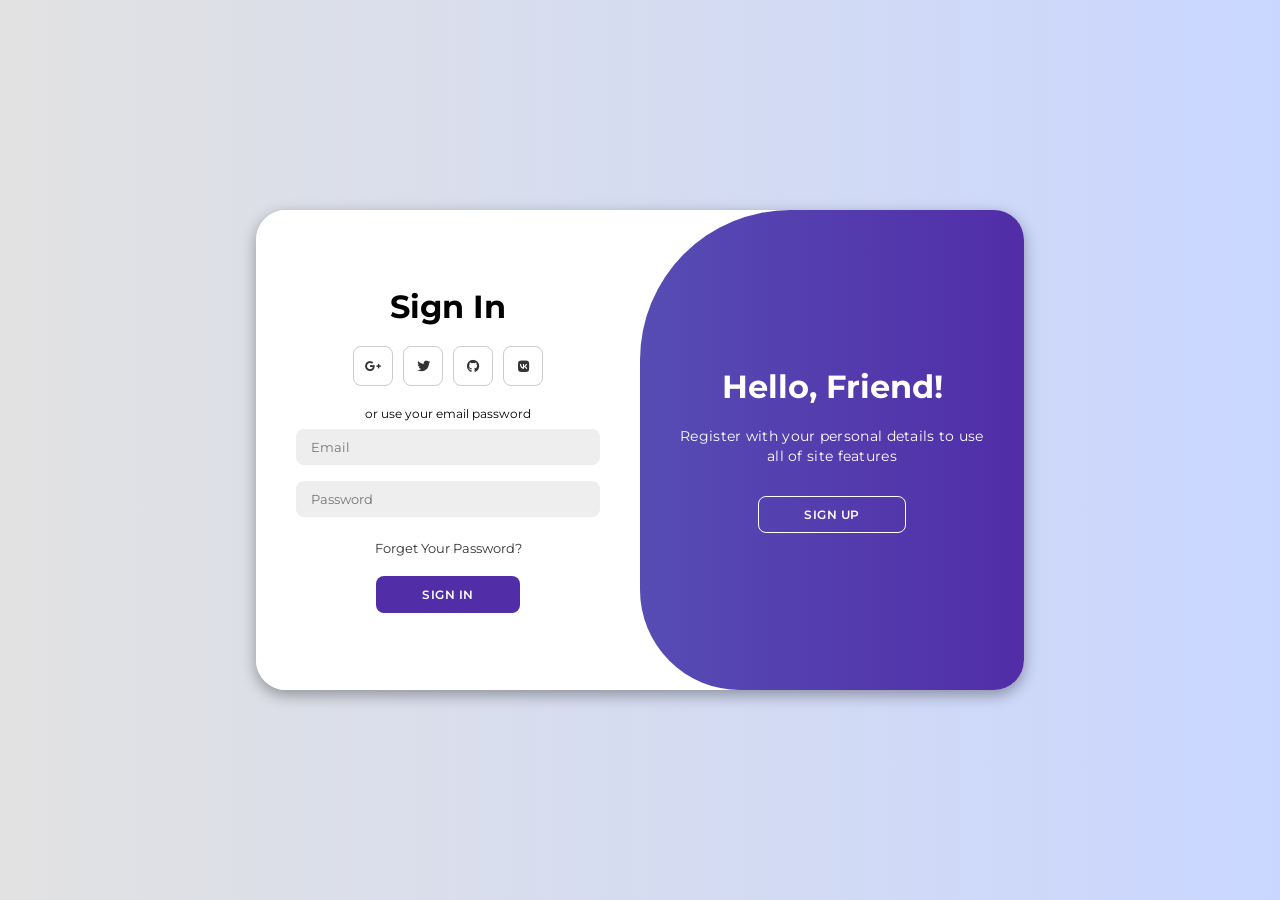
<file: index.html>
<!DOCTYPE html>
<html lang="en">

<head>
    <meta charset="UTF-8">
    <meta name="viewport" content="width=device-width, initial-scale=1.0">
    <link rel="stylesheet" href="https://cdnjs.cloudflare.com/ajax/libs/font-awesome/6.4.2/css/all.min.css">
    <link rel="stylesheet" href="style.css">
    <title>Register Page</title>
</head>

<body>

    <div class="container" id="container">
        <div class="form-container sign-up">
            <form>
                <h1>Create Account</h1>
                <div class="social-icons">
                    <a href="#" class="icon"><i class="fa-brands fa-google-plus-g"></i></a>
                    <a href="#" class="icon"><i class="fa-brands fa-twitter"></i></a>
                    <a href="#" class="icon"><i class="fa-brands fa-github"></i></a>
                    <a href="#" class="icon"><i class="fa-brands fa-vk"></i></a>
                </div>
                <span>or use your email for registeration</span>
                <input type="text" placeholder="Name">
                <input type="email" placeholder="Email">
                <input type="password" placeholder="Password">
                <button>Sign Up</button>
            </form>
        </div>
        <div class="form-container sign-in">
            <form>
                <h1>Sign In</h1>
                <div class="social-icons">
                    <a href="#" class="icon"><i class="fa-brands fa-google-plus-g"></i></a>
                    <a href="#" class="icon"><i class="fa-brands fa-twitter"></i></a>
                    <a href="#" class="icon"><i class="fa-brands fa-github"></i></a>
                    <a href="#" class="icon"><i class="fa-brands fa-vk"></i></a>
                </div>
                <span>or use your email password</span>
                <input type="email" placeholder="Email">
                <input type="password" placeholder="Password">
                <a href="#">Forget Your Password?</a>
                <button>Sign In</button>
            </form>
        </div>
        <div class="toggle-container">
            <div class="toggle">
                <div class="toggle-panel toggle-left">
                    <h1>Welcome Back!</h1>
                    <p>Enter your personal details to use all of site features</p>
                    <button class="hidden" id="login">Sign In</button>
                </div>
                <div class="toggle-panel toggle-right">
                    <h1>Hello, Friend!</h1>
                    <p>Register with your personal details to use all of site features</p>
                    <button class="hidden" id="register">Sign Up</button>
                </div>
            </div>
        </div>
    </div>

    <script src="script.js"></script>
</body>

</html>
</file>
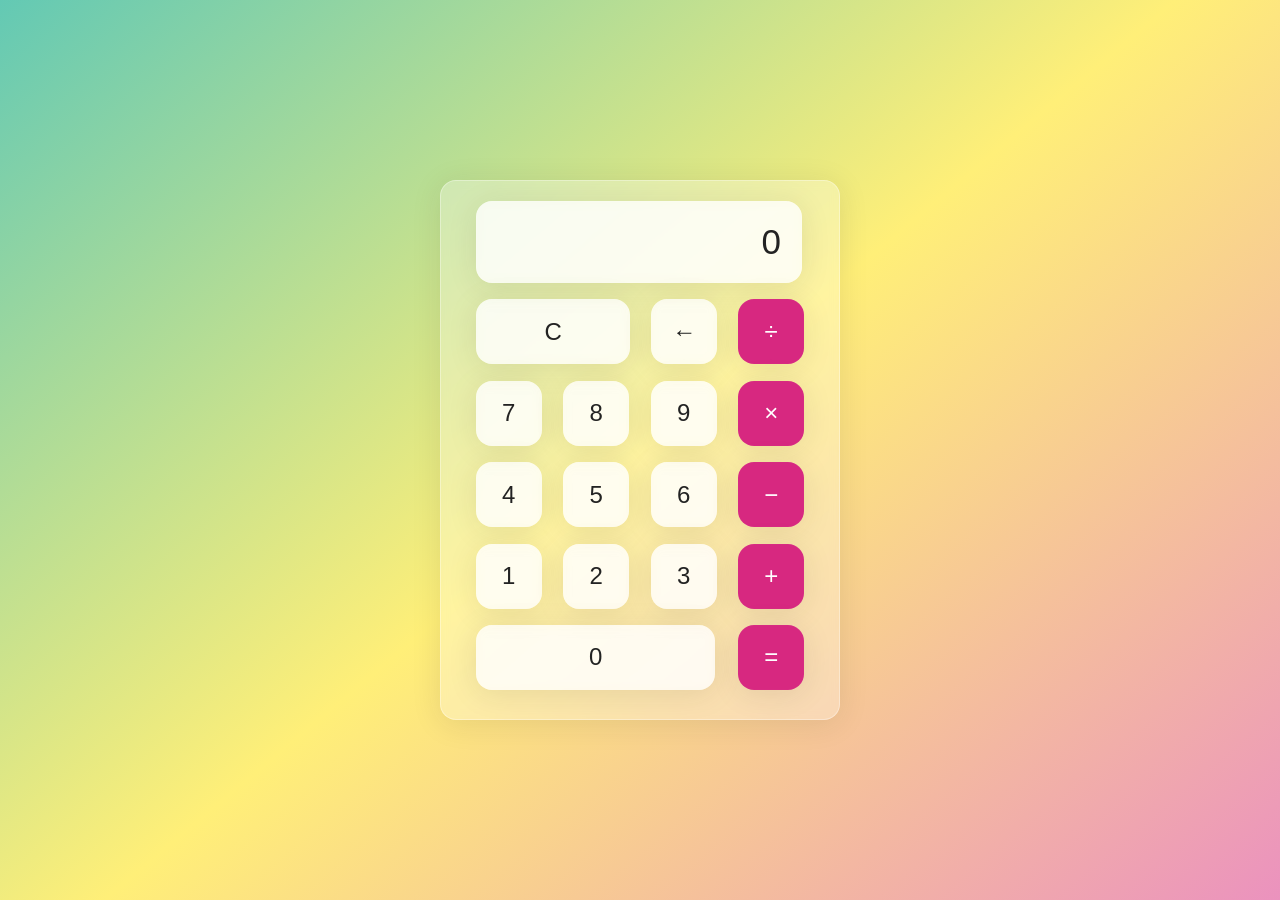
<file: Calculator/index.html>
<!DOCTYPE html>
<html lang="en">
<head>
    <meta charset="UTF-8">
    <meta name="viewport" content="width=device-width, initial-scale=1.0">
    <link rel="stylesheet" href="style.css">
    <title>Calculator</title>
</head>
<body>

    <div class="wrapper">
        <section class="screen">
            0
        </section>

        <section class="calc-buttons">
            <div class="calc-button-row">
                <button class="calc-button double">
                    C
                </button>
                <button class="calc-button">
                    &larr;
                </button>
                <button class="calc-button">
                    &divide;
                </button>
            </div>

            <div class="calc-button-row">
                <button class="calc-button">
                    7
                </button>
                <button class="calc-button">
                    8
                </button>
                <button class="calc-button">
                    9
                </button>
                <button class="calc-button">
                    &times;
                </button>
            </div>

            <div class="calc-button-row">
                <button class="calc-button">
                    4
                </button>
                <button class="calc-button">
                    5
                </button>
                <button class="calc-button">
                    6
                </button>
                <button class="calc-button">
                    &minus;
                </button>
            </div>

            <div class="calc-button-row">
                <button class="calc-button">
                    1
                </button>
                <button class="calc-button">
                    2
                </button>
                <button class="calc-button">
                    3
                </button>
                <button class="calc-button">
                    &plus;
                </button>
            </div>

            <div class="calc-button-row">
                <button class="calc-button triple">
                    0
                </button>
                <button class="calc-button">
                    &equals;
                </button>
            </div>

        </section>

    </div>
    


    <script src="script.js"></script>
</body>
</html>
</file>
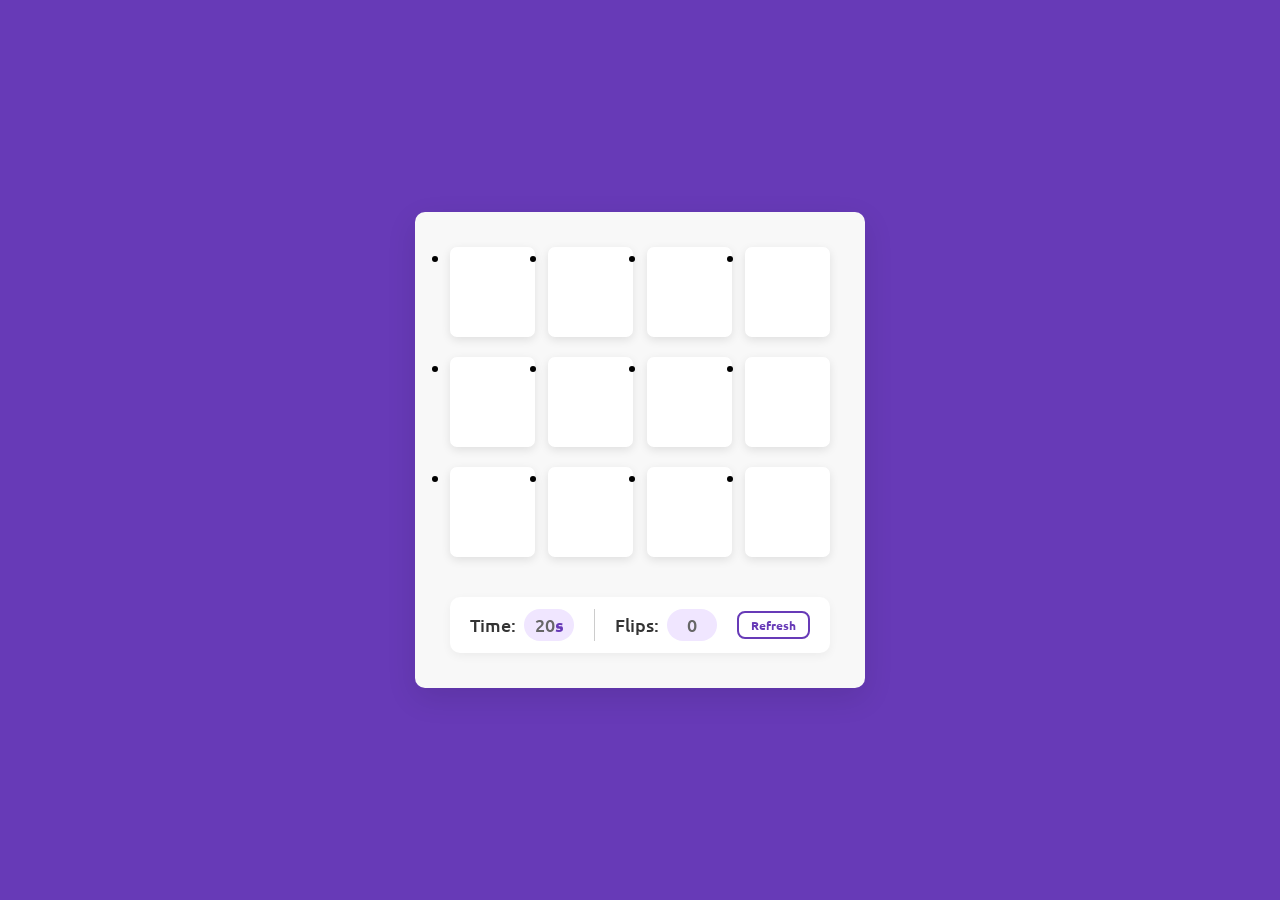
<file: Games/MemoryGame/index.html>
<!DOCTYPE html>
<html lang="en">
<head>
    <meta charset="UTF-8">
    <meta name="viewport" content="width=device-width, initial-scale=1.0">
    <link rel="stylesheet" href="style.css">
    <!-- Basic Icons -->
    <link href="https://cdn.boxicons.com/3.0.8/fonts/basic/boxicons.min.css" rel="stylesheet">
    <!-- Filled Icons -->
    <link href="https://cdn.boxicons.com/3.0.8/fonts/filled/boxicons-filled.min.css" rel="stylesheet">
    <!-- Brand Icons -->
    <link href="https://cdn.boxicons.com/3.0.8/fonts/brands/boxicons-brands.min.css" rel="stylesheet">
    <title>Memory FlipCard Game</title>
</head>
<body>
    <div class="wrapper">
        <ul class="cards">
            <li class="card">
                <div class="view front-view">
                    <i class="bx bx-message-circle-question-mark"></i>
                </div>
                <div class="view back-view">
                    <i class="bx bx-car-bolt"></i>
                </div>
            </li>
            <li class="card">
                <div class="view front-view">
                    <i class="bx bx-message-circle-question-mark"></i>
                </div>
                <div class="view back-view">
                    <i class="bx bx-popcorn"></i>
                </div>
            </li>
            <li class="card">
                <div class="view front-view">
                    <i class="bx bx-message-circle-question-mark"></i>
                </div>
                <div class="view back-view">
                    <i class="bx bx-globe-alt-3"></i>
                </div>
            </li>
            <li class="card">
                <div class="view front-view">
                    <i class="bx bx-message-circle-question-mark"></i>
                </div>
                <div class="view back-view">
                    <i class="bx bx-rainbow-half"></i>
                </div>
            </li>
            <li class="card">
                <div class="view front-view">
                    <i class="bx bx-message-circle-question-mark"></i>
                </div>
                <div class="view back-view">
                    <i class="bx bx-discount"></i>
                </div>
            </li>
            <li class="card">
                <div class="view front-view">
                    <i class="bx bx-message-circle-question-mark"></i>
                </div>
                <div class="view back-view">
                    <i class="bx bx-core"></i>
                </div>
            </li>
            <li class="card">
                <div class="view front-view">
                    <i class="bx bx-message-circle-question-mark"></i>
                </div>
                <div class="view back-view">
                    <i class="bx bx-car-bolt"></i>
                </div>
            </li>
            <li class="card">
                <div class="view front-view">
                    <i class="bx bx-message-circle-question-mark"></i>
                </div>
                <div class="view back-view">
                    <i class="bx bx-popcorn"></i>
                </div>
            </li>
            <li class="card">
                <div class="view front-view">
                    <i class="bx bx-message-circle-question-mark"></i>
                </div>
                <div class="view back-view">
                    <i class="bx bx-globe-alt-3"></i>
                </div>
            </li>
            <li class="card">
                <div class="view front-view">
                    <i class="bx bx-message-circle-question-mark"></i>
                </div>
                <div class="view back-view">
                    <i class="bx bx-rainbow-half"></i>
                </div>
            </li>
            <li class="card">
                <div class="view front-view">
                    <i class="bx bx-message-circle-question-mark"></i>
                </div>
                <div class="view back-view">
                    <i class="bx bx-discount"></i>
                </div>
            </li>
            <li class="card">
                <div class="view front-view">
                    <i class="bx bx-message-circle-question-mark"></i>
                </div>
                <div class="view back-view">
                    <i class="bx bx-core"></i>
                </div>
            </li>
            <div class="details">
                <p class="time">Time: <span><b>0</b>s</span></p>
                <p class="flips">Flips: <span><b>0</b></span></p>
                <button>Refresh</button>
            </div>
        </ul>
    </div>



    <script src="script.js"></script>
</body>
</html>
</file>
<file: style.css>
@import url('https://fonts.googleapis.com/css2?family=Montserrat:wght@300;400;500;600;700&display=swap');

*{
    margin: 0;
    padding: 0;
    box-sizing: border-box;
    font-family: 'Montserrat', sans-serif;
}

body {
    background-color: #c9d6ff;
    background: linear-gradient(to right, #e2e2e2, #c9d6ff);
    display: flex;
    align-items: center;
    justify-content: center;
    flex-direction: column;
    height: 100vh;
}

.container {
    background-color: #fff;
    border-radius: 30px;
    box-shadow: 0 5px 15px rgba(0, 0, 0, 0.35);
    position: relative;
    overflow: hidden;
    width: 768px;
    max-width: 100%;
    min-height: 480px;
}

.container p {
    font-size: 14px;
    line-height: 20px;
    letter-spacing: 0.3px;
    margin: 20px 0;
}

.container span {
    font-size: 12px;
}

.container a {
    color: #333;
    font-size: 13px;
    text-decoration: none;
    margin: 15px 0 10px;
}

.container button {
    background-color: #512da8;
    color: #fff;
    font-size: 12px;
    padding: 10px 45px;
    border: 1px solid transparent;
    border-radius: 8px;
    font-weight: 600;
    letter-spacing: 0.5px;
    text-transform: uppercase;
    margin-top: 10px;
    cursor: pointer;
}

.container button.hidden {
    background-color: transparent;
    border-color: #fff;
}

.container form {
    background-color: #fff;
    display: flex;
    align-items: center;
    justify-content: center;
    flex-direction: column;
    padding: 0 40px;
    height: 100%;
}

.container input {
    background-color: #eee;
    border: none;
    margin: 8px 0;
    padding: 10px 15px;
    font-size: 13px;
    border-radius: 8px;
    width: 100%;
    outline: none;
}

.form-container {
    position: absolute;
    top: 0;
    height: 100%;
    transition: all 0.6s ease-in-out;
}

.sign-in {
    left: 0;
    width: 50%;
    z-index: 2;
}

.container.active .sign-in {
    transform: translateX(100%);
}

.sign-up {
    left: 0;
    width: 50%;
    opacity: 0;
    z-index: 1;
}

.container.active .sign-up {
    transform: translateX(100%);
    opacity: 1;
    z-index: 5;
    animation: move 0.6s;
}

@keyframes move { 
    0%, 49.99% {
        opacity: 0;
        z-index: 1;
    }
    50%, 100% { 
        opacity: 1;
        z-index: 5;
    }
}

.social-icons {
    margin: 20px 0;
}

.social-icons a {
    border: 1px solid #ccc;
    border-radius: 20%;
    display: inline-flex;
    justify-content: center;
    align-items: center;
    margin: 0 3px;
    width: 40px;
    height: 40px;
}

.toggle-container {
    position: absolute;
    top: 0;
    left: 50%;
    width: 50%;
    height: 100%;
    overflow: hidden;
    transition: all 0.6s ease-in-out;
    border-radius: 150px 0 0 100px;
    z-index: 1000;
}

.container.active .toggle-container {
    transform: translateX(-100%);
    border-radius: 0 150px 100px 0;
}

.toggle {
    background-color: #512da8;
    height: 100%;
    background: linear-gradient(to right, #5c6bc0, #512da8);
    color: #fff;
    position: relative;
    left: -100%;
    height: 100%;
    width: 200%;
    transform: translateX(0);
    transition: all 0.6s ease-in-out;
}

.container.active .toggle {
    transform: translateX(50%);
}

.toggle-panel { 
    position: absolute;
    width: 50%;
    height: 100%;
    display: flex;
    align-items: center;
    justify-content: center;
    flex-direction: column;
    padding: 0 30px;
    text-align: center;
    top: 0;
    transform: translateX(0);
    transition: all 0.6s ease-in-out;
}

.toggle-left {
    transform: translateX(-200%);
}

.container.active .toggle-left {
    transform: translateX(0);
}

.toggle-right {
    right: 0;
    transform: translateX(0);
}

.container.active .toggle-right { 
    transform: translateX(200%);
}
</file>
<file: Calculator/style.css>
html{
    box-sizing: border-box;
    height: 100%;
}

*,
*::before,
*::after{
    box-sizing: inherit;
    margin: 0;
    padding: 0;
}

body {
    align-items: center;
    background: linear-gradient(320deg, #eb92be, #ffef78, #63c9b4);
    display: flex;
    font-family: 'Dosis', sans-serif;
    font-display: swap;
    height: inherit;
    justify-content: center;
}

/* Основной блок калькулятора */
.wrapper {
    backdrop-filter: blur(5.5px);
    -webkit-backdrop-filter: blur(5.5px);
    border-radius: 16px;
    box-shadow: 0 4px 30px rgba(35, 35, 35, 0.1);
    color: #232323;
    backdrop-filter: blur(4px);
    -webkit-backdrop-filter: blur(4px);
    background: rgba(255, 255, 255, 0.30);
    border: 1px solid rgba(255, 255, 255, 0.34);
    flex-basis: 400px;
    height: 540px;
    padding: 20px 35px;
}

/* Поле вывода чисел */
.screen {
    backdrop-filter: blur(5.5px);
    -webkit-backdrop-filter: blur(5.5px);
    background: rgba(255, 255, 255, 0.75);
    border: 1px solid rgba(255, 255, 255, 0.1);
    border-radius: 16px;
    box-shadow: 0 4px 30px rgba(35, 35, 35, 0.1);
    color: #232323;
    font-size: 35px;
    overflow: auto;
    padding: 20px;
    text-align: right;
    width: 326px;
}

/* Строки кнопок */
.calc-button-row {
    display: flex;
    justify-content: space-between;
    margin: 5% 0;
}

/* Стилизация кнопок калькулятора */
.calc-button{
    backdrop-filter: blur(5.5px);
    -webkit-backdrop-filter: blur(5.5px);
    background: rgba(255, 255, 255, 0.75);
    border: 1px solid rgba(255, 255, 255, 0.01);
    border-radius: 16px;
    box-shadow: 0 4px 30px rgba(35, 35, 35, 0.1);
    color: #232323;
    flex-basis: 20%;
    font-family: inherit;
    font-size: 24px;
    height: 65px;
}

/* Кнопки операций */
.calc-button:last-child{
    backdrop-filter: blur(5.5px);
    -webkit-backdrop-filter: blur(5.5px);
    background: rgba(255, 255, 255, 0.75);
    border: 1px solid rgba(255, 255, 255, 0.01);
    border-radius: 16px;
    box-shadow: 0 4px 30px rgba(35, 35, 35, 0.1);
    color: #fff;
    background: #d72880;
}

/* Эффекты кнопок */
.calc-button:last-child:hover{ /* эффект при наведении */
    background-color: inherit;
    color: inherit;
}

.calc-button:hover{ /* эффект при наведении */
    background-color: inherit;
}

.calc-button:active{ /* эффект при нажатии */
    background-color: #ffef78;
}

/* Выравнивание нестандартных по размеру кнопок */
.double{
    flex-basis: 47%;
}

.triple{
    flex-basis: 73%;
}
</file>
<file: Games/MemoryGame/style.css>
@import url('https://fonts.googleapis.com/css2?family=Ubuntu:ital,wght@0,300;0,400;0,500;0,700;1,300;1,400;1,500;1,700&display=swap');
*{
    margin: 0;
    padding: 0;
    box-sizing: border-box;
    font-family: 'Ubuntu', sans-serif;
}

p{
    font-size: 20px;
}

body{
    display: flex;
    align-items: center;
    justify-content: center;
    min-height: 100vh;
    background: #673AB7;
}

.wrapper{
    padding: 25px;
    background: #f8f8f8;
    border-radius: 10px;
    box-shadow: 0 10px 30px rgba(0, 0, 0, 0.1);
}

.card .front-view i,
.card .back-view i {
    font-size: 48px;
    color: #673AB7;
    display: flex;
    align-items: center;
    justify-content: center;
    width: 100%;
    height: 100%;
}

.cards .card .view .details{
    display: flex;
    align-items: center;
    justify-content: center;
}

.cards{
    display: flex;
    height: auto;
    width: 400px;
    gap: 10px;
    padding: 10px;
    flex-wrap: wrap;
    justify-content: space-between;
}

.cards .card{
    cursor: pointer;
    position: relative;
    perspective: 1000px;
    transform-style: preserve-3d;
    height: 90px;
    width: calc(100% / 4 - 10px);
    margin-bottom: 10px; 
}

.card.shake{
    animation: shake 0.35s ease-in-out;
}

@keyframes shake{
    0%, 100%{
        transform: translateX(0);
    }
    20%{
        transform: translateX(-13px);
    }
    40%{
        transform: translateX(13px);
    }
    60%{
        transform: translateX(-8px);
    }
    80%{
        transform: translateX(8px);
    }
}

.cards .card .view{
    width: 100%;
    height: 100%;
    user-select: none;
    pointer-events: none;
    position: absolute;
    background: #fff;
    border-radius: 7px;
    backface-visibility: hidden;
    transition: transform 0.25s linear;
    box-shadow: 0 3px 10px rgba(0, 0, 0, 0.1);
}

.card .front-view i{
    font-size: 40px;
}

.card .back-view i{
    font-size: 40px;
}

.card .back-view{
    transform: rotateY(-180deg);
}

.card.flip .front-view{
    transform: rotateY(180deg);
}

.card.flip .back-view{
    transform: rotateY(0);
}

.details {
    display: flex;
    align-items: center;
    justify-content: space-between;
    width: 100%;
    margin-top: 20px;
    padding: 12px 20px;
    background: #fff;
    border-radius: 10px;
    box-shadow: 0 3px 10px rgba(0, 0, 0, 0.05);
}

.details p {
    display: flex;
    align-items: center;
    gap: 8px;
    margin: 0;
    font-size: 18px;
    font-weight: 500;
    color: #333;
    border: none;
    padding: 0;
}

.details p:first-child {
    border-right: 1px solid #ccc;
    padding-right: 20px;
}

.details p:last-child {
    border-right: none;
}

.details p span {
    font-weight: 600;
    color: #673AB7;
    background: #f0e6ff;
    padding: 4px 10px;
    border-radius: 20px;
    min-width: 50px;
    text-align: center;
}

.details p b {
    font-weight: 500;
    color: #666;
}

.details button {
    cursor: pointer;
    font-size: 12px;
    font-weight: 600;
    color: #673AB7;
    border-radius: 8px;
    padding: 4px 12px;
    background: #fff;
    border: 2px solid #673AB7;
    transition: 0.3s ease;
}

.details button:hover {
    background: #673AB7;
    color: #fff;
}

::selection{
    color: #fff;
    background: #673AB7;
}

@media screen and (max-width: 700px){
    .cards{
        height: 305px;
        width: 350px;
    }
    .card .front-view i{
        font-size: 35px;
    }

    .card .back-view i{
        font-size: 35px;
    }
}

@media screen and (max-width: 530px) {
    .cards {
        height: 300px;
        width: 300px;
    }
    .card .back-view i{
        font-size: 30px;
    }

    .details{
        margin-top: 10px;
        padding: 0 15px;
        height: calc(100% / 4 - 20px);
    }

    .details p{
        font-size: 16px;
        height: 15px;
        padding-right: 12px;
    }

    .details button{
        font-size: 12px;
        padding: 5px 10px;
        border: none;
        color: #fff;
        background: #673AB7;
    }
}
</file>
